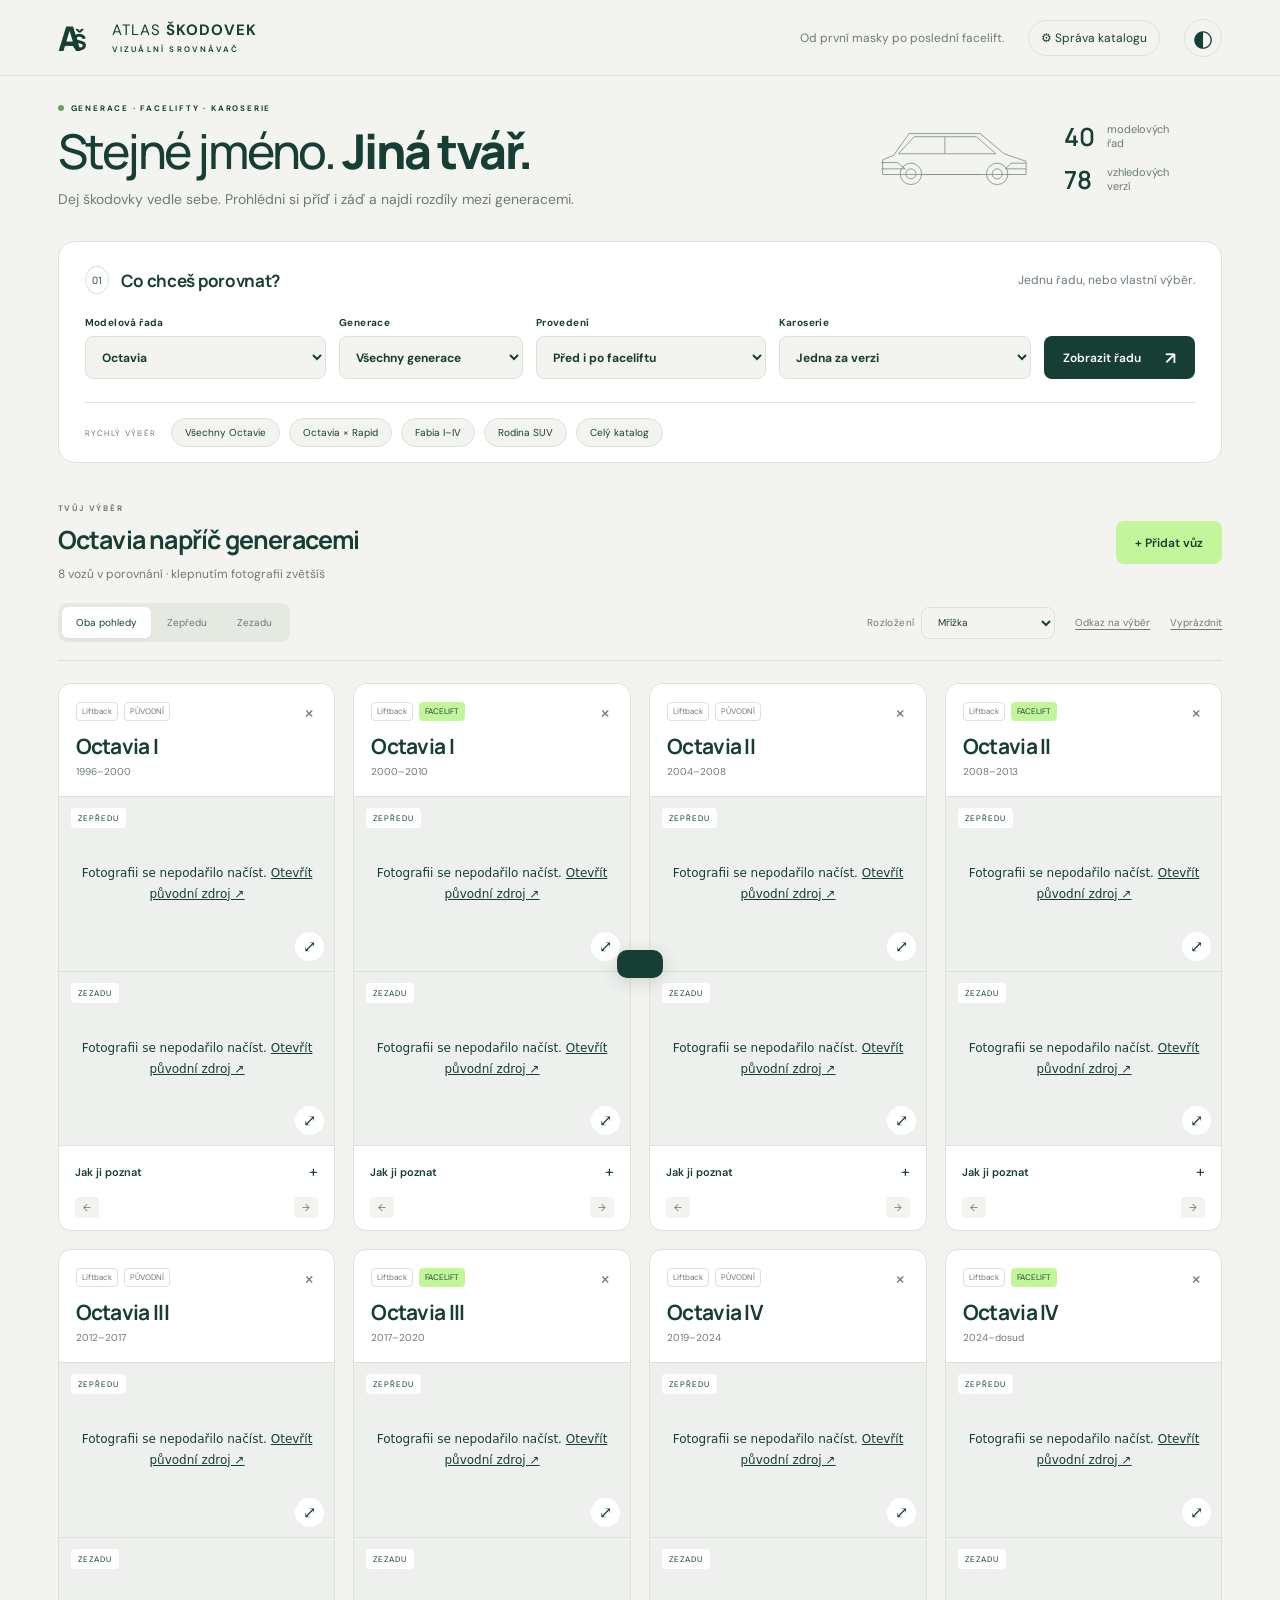
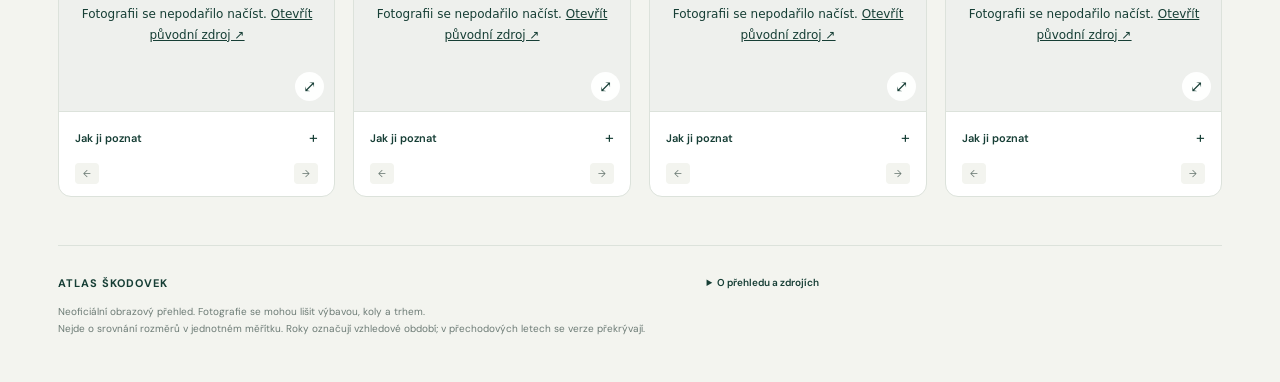
<file: index.html>
<!doctype html>
<html lang="cs"><head><meta charset="utf-8"><meta name="viewport" content="width=device-width,initial-scale=1"><meta name="theme-color" content="#163e35"><meta name="description" content="Porovnejte vzhled škodovek: generace, facelifty a karoserie. Fotografie zepředu a zezadu vedle sebe."><title>Atlas škodovek · Vizuální srovnávač</title><link rel="stylesheet" href="style.css"></head><body>
<header><a aria-label="Atlas škodovek – začátek" class="brand" href="./"><span class="brand-mark">A<span>Š</span></span><span>ATLAS <strong>ŠKODOVEK</strong><small>VIZUÁLNÍ SROVNÁVAČ</small></span></a><span class="header-note">Od první masky po poslední facelift.</span><a class="admin-link" href="admin.html" title="Správa modelů, fotografií a popisků">⚙ Správa katalogu</a><button aria-label="Přepnout světlý a tmavý režim" class="icon" id="theme">◐</button></header>
<main>
<section class="intro"><div><div class="eyebrow"><i></i> GENERACE · FACELIFTY · KAROSERIE</div><h1>Stejné jméno.<br/> <em>Jiná tvář.</em></h1><p>Dej škodovky vedle sebe. Prohlédni si příď i záď<br class="desktop"/> a najdi rozdíly mezi generacemi.</p></div><div class="intro-right"><span aria-hidden="true" class="outline-car"><svg fill="none" viewbox="0 0 270 110"><path d="M20 85V62l18-8 24-34h113l38 32 35 12v21H20Z"></path><path d="m46 51 24-26h99l31 27H46Z"></path><path d="M119 25v27M18 66h26l12 10H18m230-9h-24l-9 9h33M90 85h87"></path><circle cx="65" cy="84" r="17"></circle><circle cx="202" cy="84" r="17"></circle><circle cx="65" cy="84" r="8"></circle><circle cx="202" cy="84" r="8"></circle></svg></span><div><b id="statModels">40</b><span>modelových řad</span><b id="statVariants">78</b><span>vzhledových verzí</span></div></div></section>
<section aria-label="Vybrat modelovou řadu" class="picker"><div class="picker-heading"><span class="section-number">01</span><h2>Co chceš porovnat?</h2><span class="subtle">Jednu řadu, nebo vlastní výběr.</span></div><div class="select-row"><label>Modelová řada<select id="model"><option>Octavia</option><option>Fabia</option><option>Superb</option><option>Rapid</option><option>Rapid Spaceback</option><option>Scala</option><option>Kamiq</option><option>Karoq</option><option>Kodiaq</option><option>Yeti</option><option>Roomster</option><option>Citigo</option><option>Enyaq</option><option>Enyaq Coupé</option><option>Elroq</option><option>Epiq</option><option>Peaq</option><option>Favorit</option><option>Felicia</option><option>100 / 110</option><option>1000 MB</option><option>105 / 120</option><option>110 R</option><option>130 / 135 / 136</option><option>440 / 445 Spartak</option><option>Felicia (1959)</option><option>Felicia Fun</option><option>Forman</option><option>Garde</option><option>Kamiq (Čína)</option><option>Kamiq GT</option><option>Kodiaq GT</option><option>Kushaq</option><option>Kylaq</option><option>Octavia (1959)</option><option>Pick-up</option><option>Praktik</option><option>Rapid (1984)</option><option>Rapid (Indie)</option><option>Slavia</option></select></label><label>Generace<select id="generation"><option value="all">Všechny generace</option><option>I</option><option>II</option><option>III</option><option>IV</option></select></label><label>Provedení<select id="facelift"><option value="all">Před i po faceliftu</option><option value="pre">Před faceliftem / původní</option><option value="post">Po faceliftu</option></select></label><label>Karoserie<select id="body"><option value="representative">Jedna za verzi</option><option value="all">Všechny karoserie</option><option>Liftback</option><option>Kombi</option></select></label><button class="primary" id="showSeries">Zobrazit řadu <span>↗</span></button></div><div class="quick"><span>RYCHLÝ VÝBĚR</span><button data-preset="octavia">Všechny Octavie</button><button data-preset="rapid">Octavia × Rapid</button><button data-preset="fabia">Fabia I–IV</button><button data-preset="suv">Rodina SUV</button><button data-preset="all">Celý katalog</button></div></section>
<section aria-label="Porovnání vozů" class="comparison"><div class="compare-heading"><div><div class="eyebrow">TVŮJ VÝBĚR</div><h2 id="selectionTitle">Fabia napříč generacemi</h2><span class="subtle" id="count">7 vozů v porovnání · klepnutím fotografii zvětšíš</span></div><button class="primary add" id="addCar">+ Přidat vůz</button></div><div class="toolbar"><div class="segments" id="view"><button aria-pressed="true" class="active" data-view="both">Oba pohledy</button><button aria-pressed="false" data-view="front">Zepředu</button><button aria-pressed="false" data-view="rear">Zezadu</button></div><div class="toolbar-end"><label class="layout-label">Rozložení <select id="layout"><option value="grid">Mřížka</option><option value="row">Vedle sebe ↔</option></select></label><button class="text-button" id="share">Odkaz na výběr</button><button class="text-button" id="clear">Vyprázdnit</button></div></div><div class="scroll-hint" hidden="" id="scrollHint">Posouvej vodorovně a porovnávej stejné pohledy. ↔</div><div aria-live="polite" class="cards" id="cards"></div><div class="empty" hidden="" id="empty"><h3>Garáž je zatím prázdná.</h3><p>Přidej první vůz nebo vyber celou modelovou řadu.</p><button class="primary" id="emptyAdd">+ Vybrat vůz</button></div></section>
<footer><div><strong>ATLAS ŠKODOVEK</strong><p>Neoficiální obrazový přehled. Fotografie se mohou lišit výbavou, koly a trhem.<br/>Nejde o srovnání rozměrů v jednotném měřítku. Roky označují vzhledové období; v přechodových letech se verze překrývají.</p></div><details><summary>O přehledu a zdrojích</summary><p>Fotografie jsou vložené v obrazových rámech (iframe). Každá má odkaz na původní soubor, autora a licenci. Popisy jsou stručné orientační poznávací znaky, nikoli úplný seznam změn. Přehled odděluje evropské, historické a vybrané mimoevropské modely. Výbavové řady RS, Scout či Sportline nejsou samostatné generace.</p><p><a href="https://www.skoda-auto.cz/modely/prehled" rel="noopener" target="_blank">Oficiální nabídka Škoda</a> · <a href="https://cdn.skoda-storyboard.com/2024/02/Octavia_Historie_420c1eb7.pdf" rel="noopener" target="_blank">Historie generací Octavia</a> · <a href="https://commons.wikimedia.org/wiki/Category:%C5%A0koda_automobiles" rel="noopener" target="_blank">Wikimedia Commons</a></p><p id="coverage">V katalogu je 95 kombinací generace, vzhledu a karoserie v 40 modelových řadách. Ověřeno 29. 10. 2026. Nejnovější modely bez ověřených fotografií nejsou nahrazovány koncepty.</p></details></footer>
</main>
<dialog id="chooser"><form method="dialog"><div class="dialog-top"><div><div class="eyebrow">VLASTNÍ POROVNÁNÍ</div><h2>Přidej další škodovku.</h2></div><button aria-label="Zavřít výběr" class="icon">×</button></div></form><label class="search-label">Hledat model nebo rok<input autocomplete="off" id="search" placeholder="Třeba Octavia IV, Rapid, 2017…" type="search"/></label><div class="dialog-filters"><label>Oblast<select id="groupFilter"><option value="all">Všechny modely</option><option>Evropa</option><option>Historické</option><option>Mimo Evropu</option></select></label><label>Karoserie<select id="bodyFilter"><option value="all">Všechny karoserie</option><option>Liftback</option><option>Kombi</option><option>Hatchback</option><option>Sedan</option><option>SUV</option><option>MPV</option><option>SUV kupé</option><option>pick-up</option><option>dodávka</option><option>kupé</option><option>tudor</option><option>Roadster</option></select></label></div><div id="choices"></div><div class="dialog-bottom"><span id="choiceCount"></span><button class="primary" id="done">Hotovo</button></div></dialog>
<dialog id="zoom"><form method="dialog"><button aria-label="Zavřít fotografii" class="icon">×</button></form><img alt="" id="zoomImage"/><div id="zoomCaption"></div></dialog>
<div id="toast" role="status"></div>
<script src="app.js" defer></script>
</body></html>
</file>
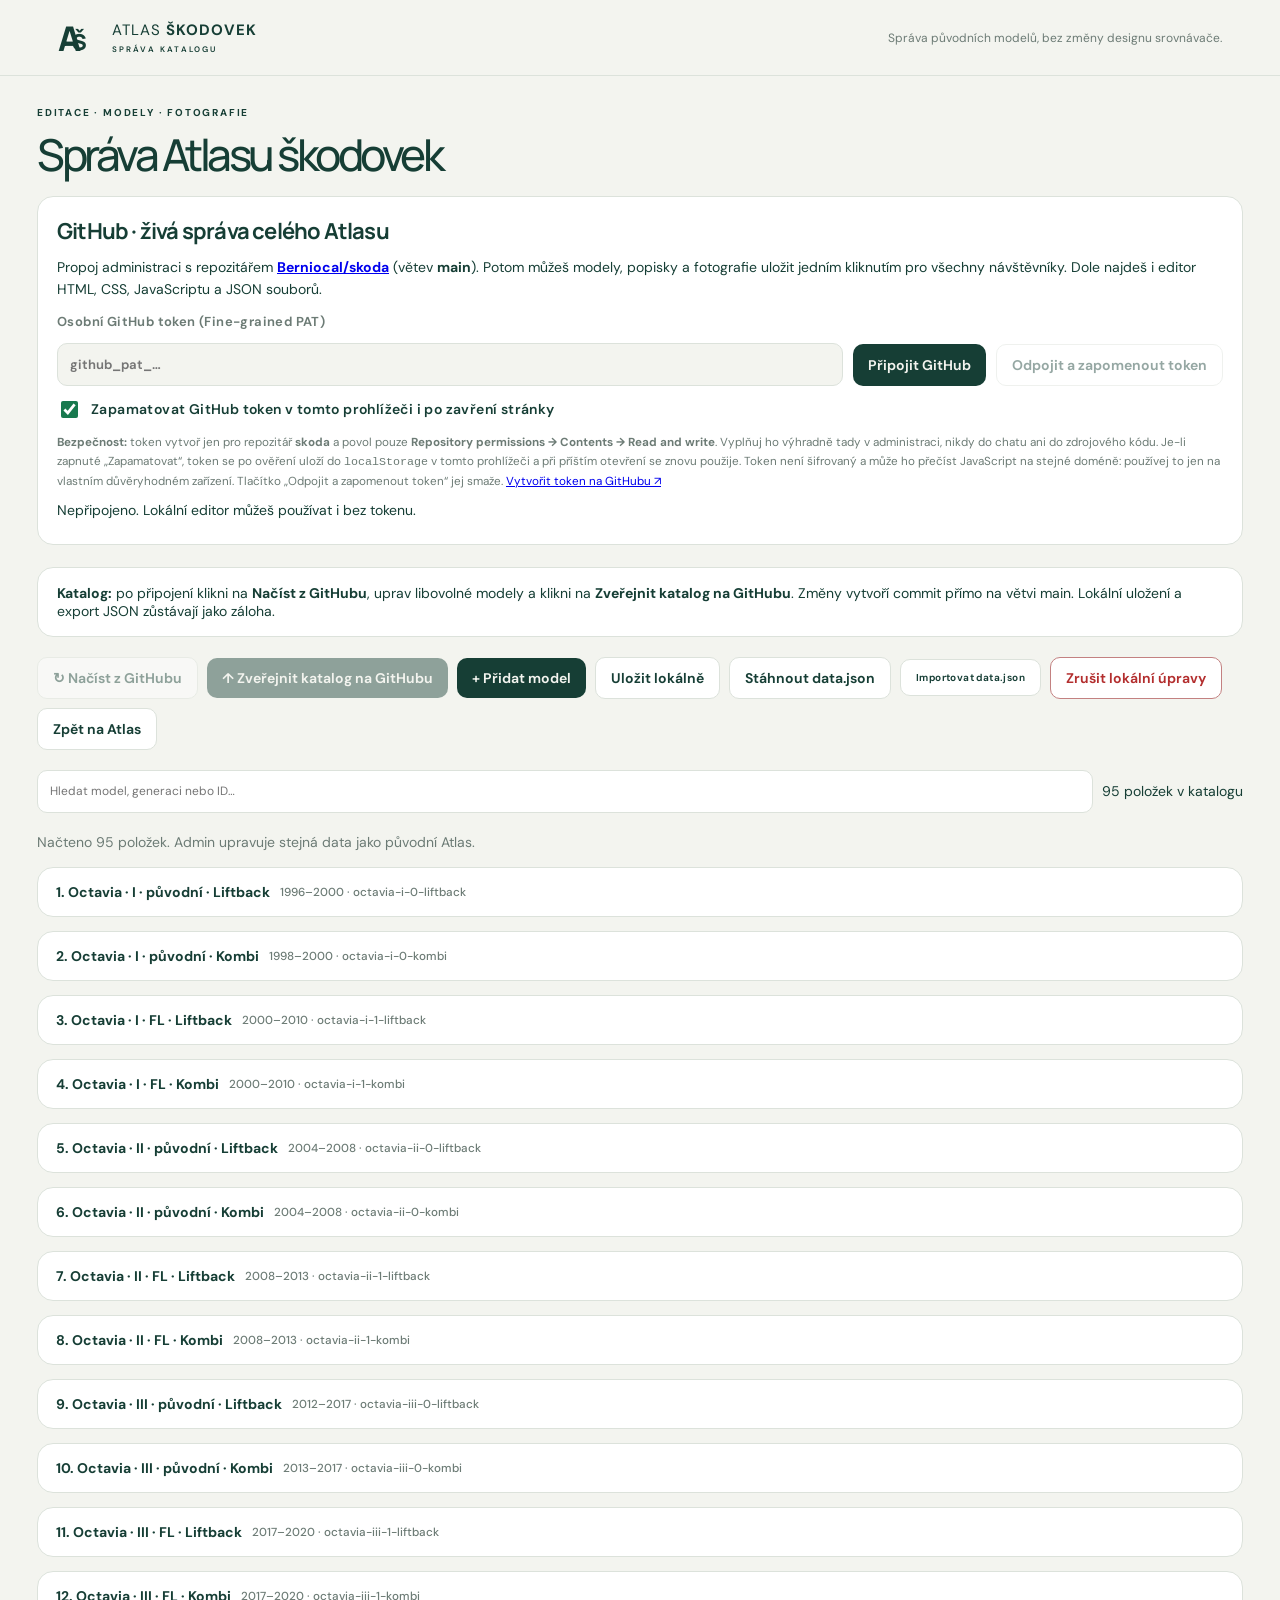
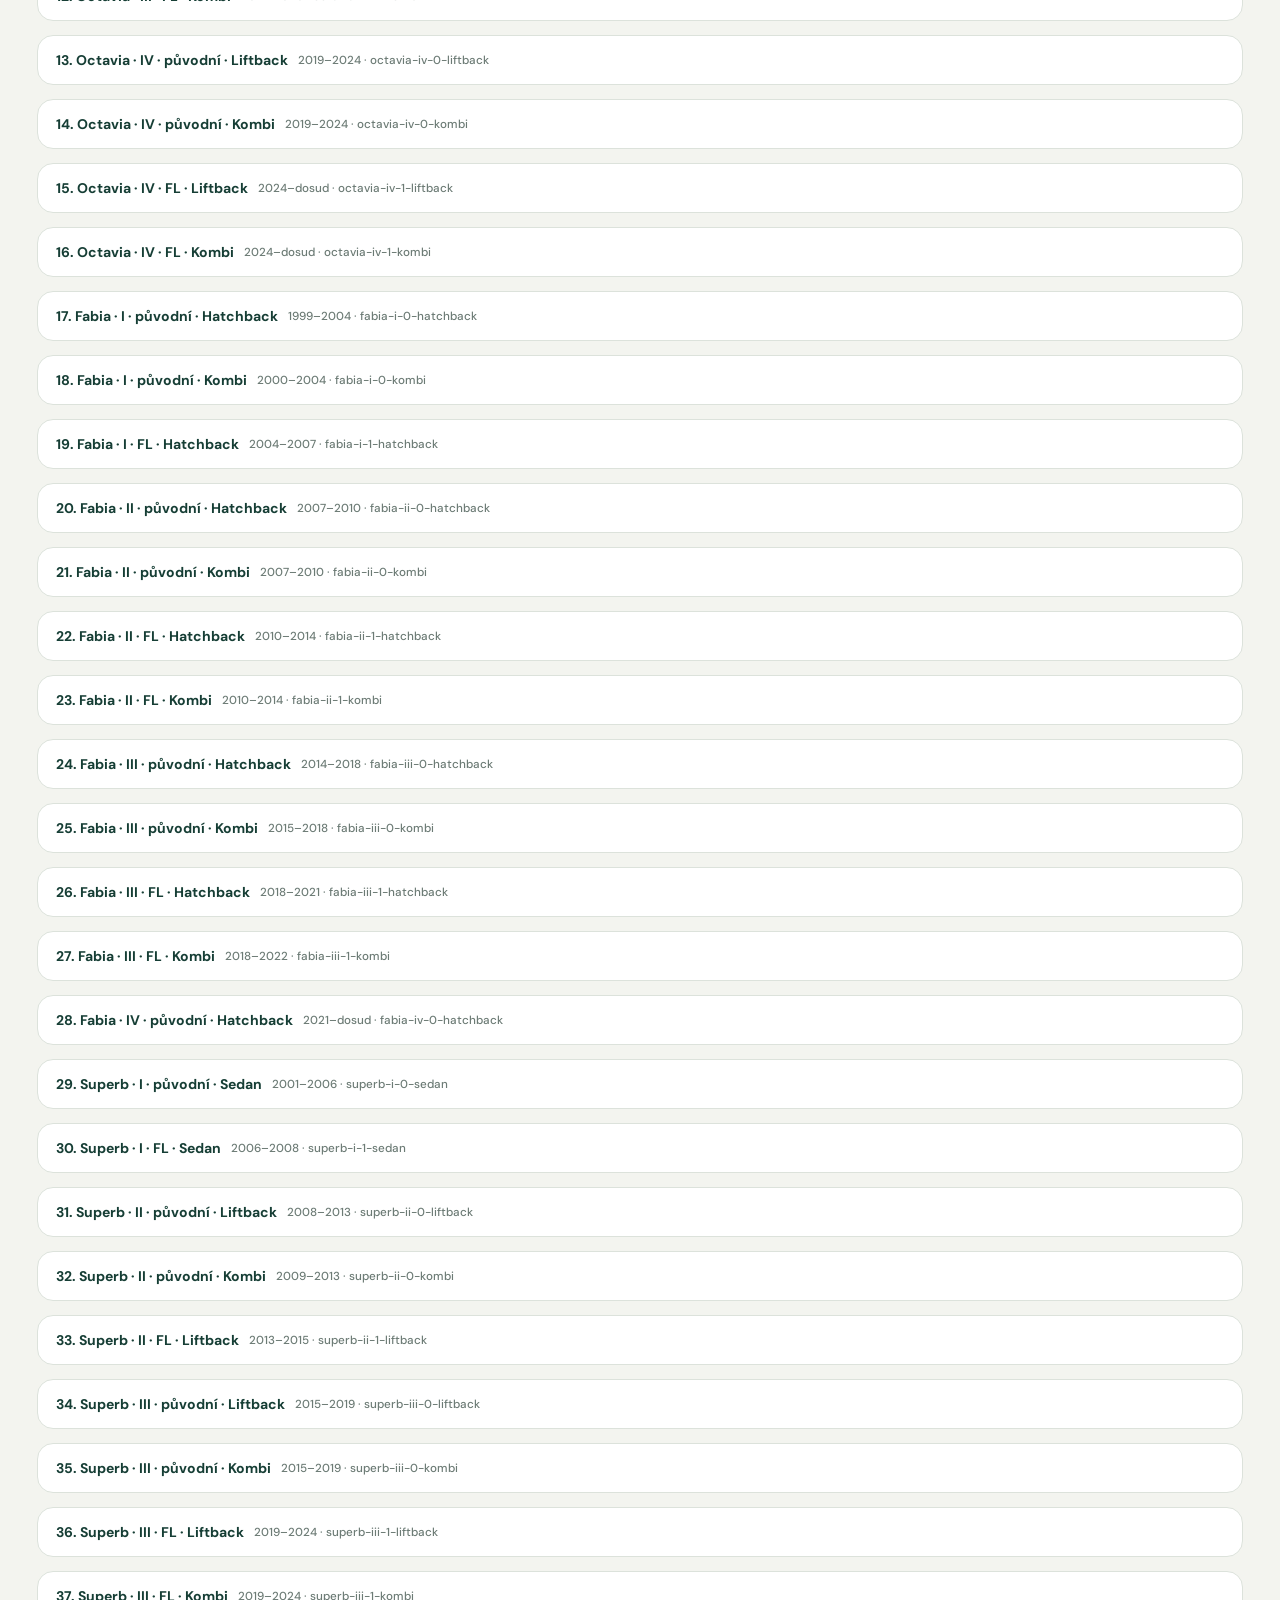
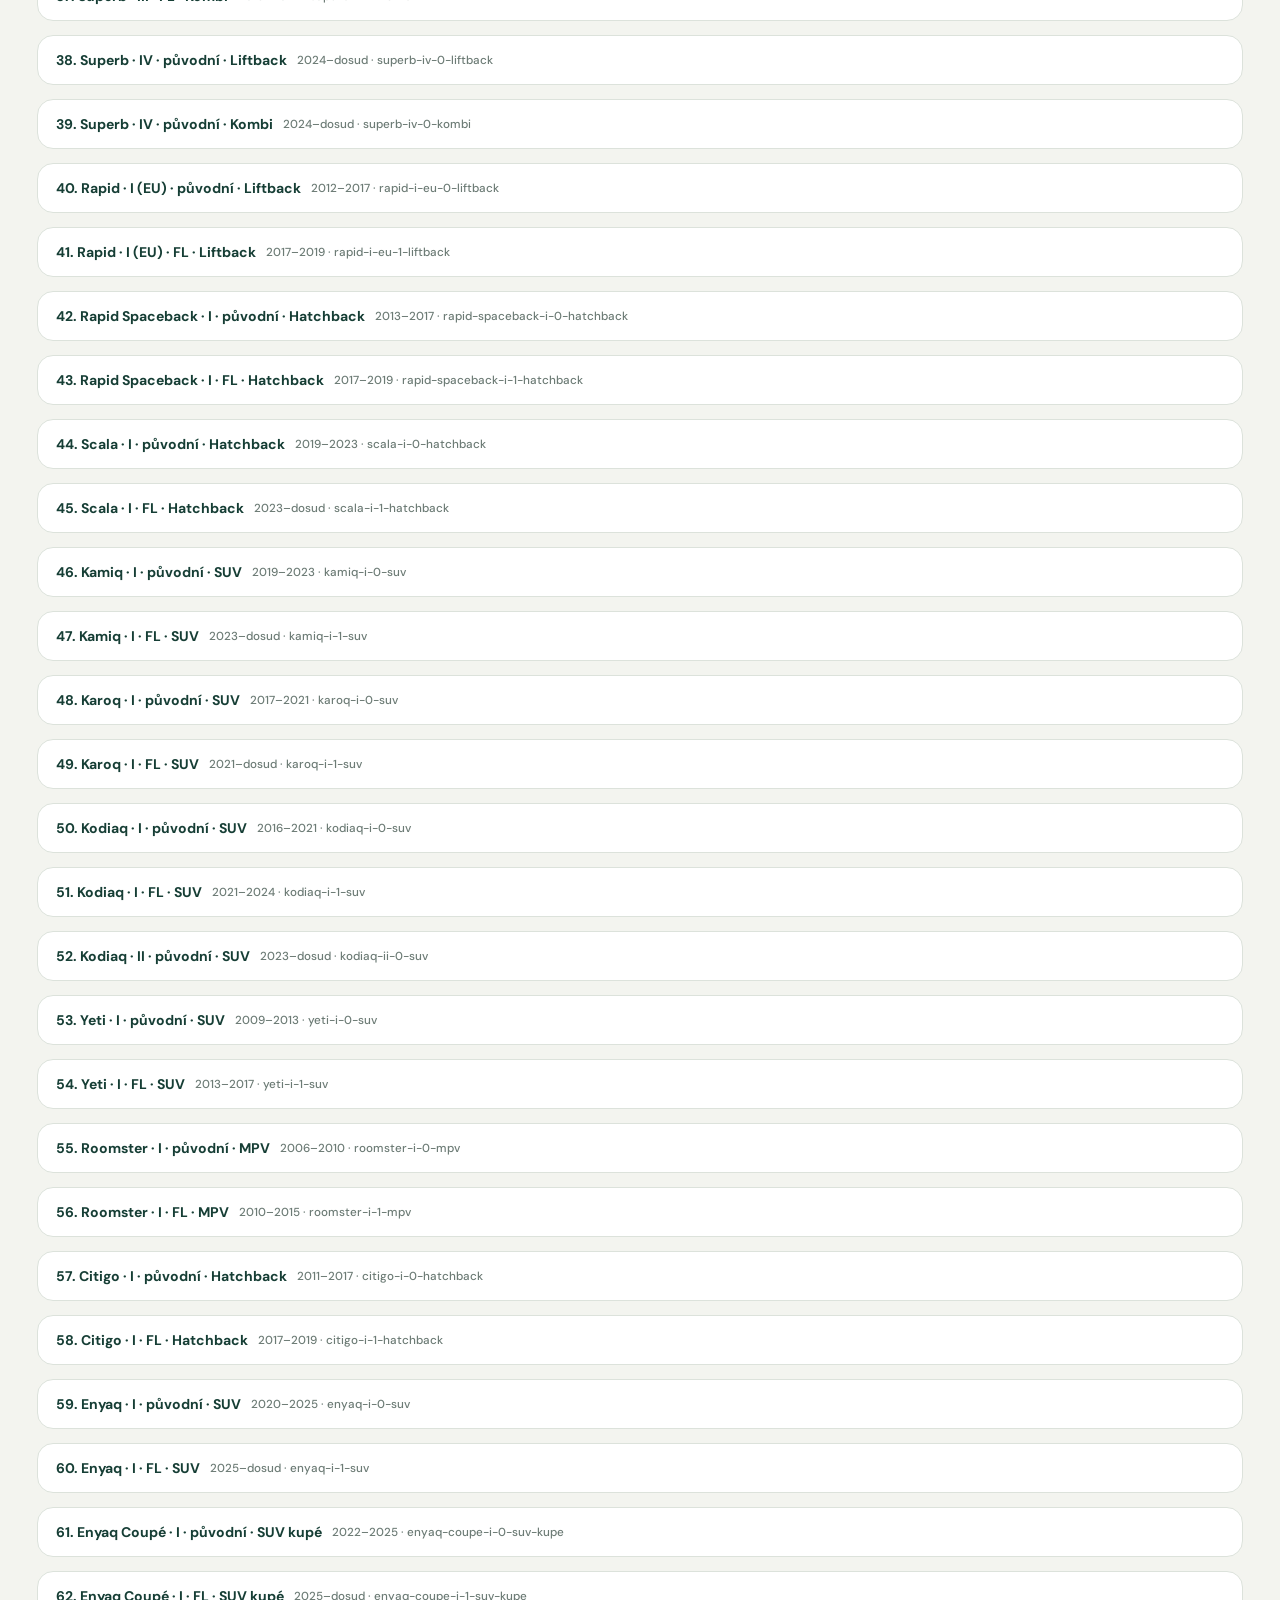
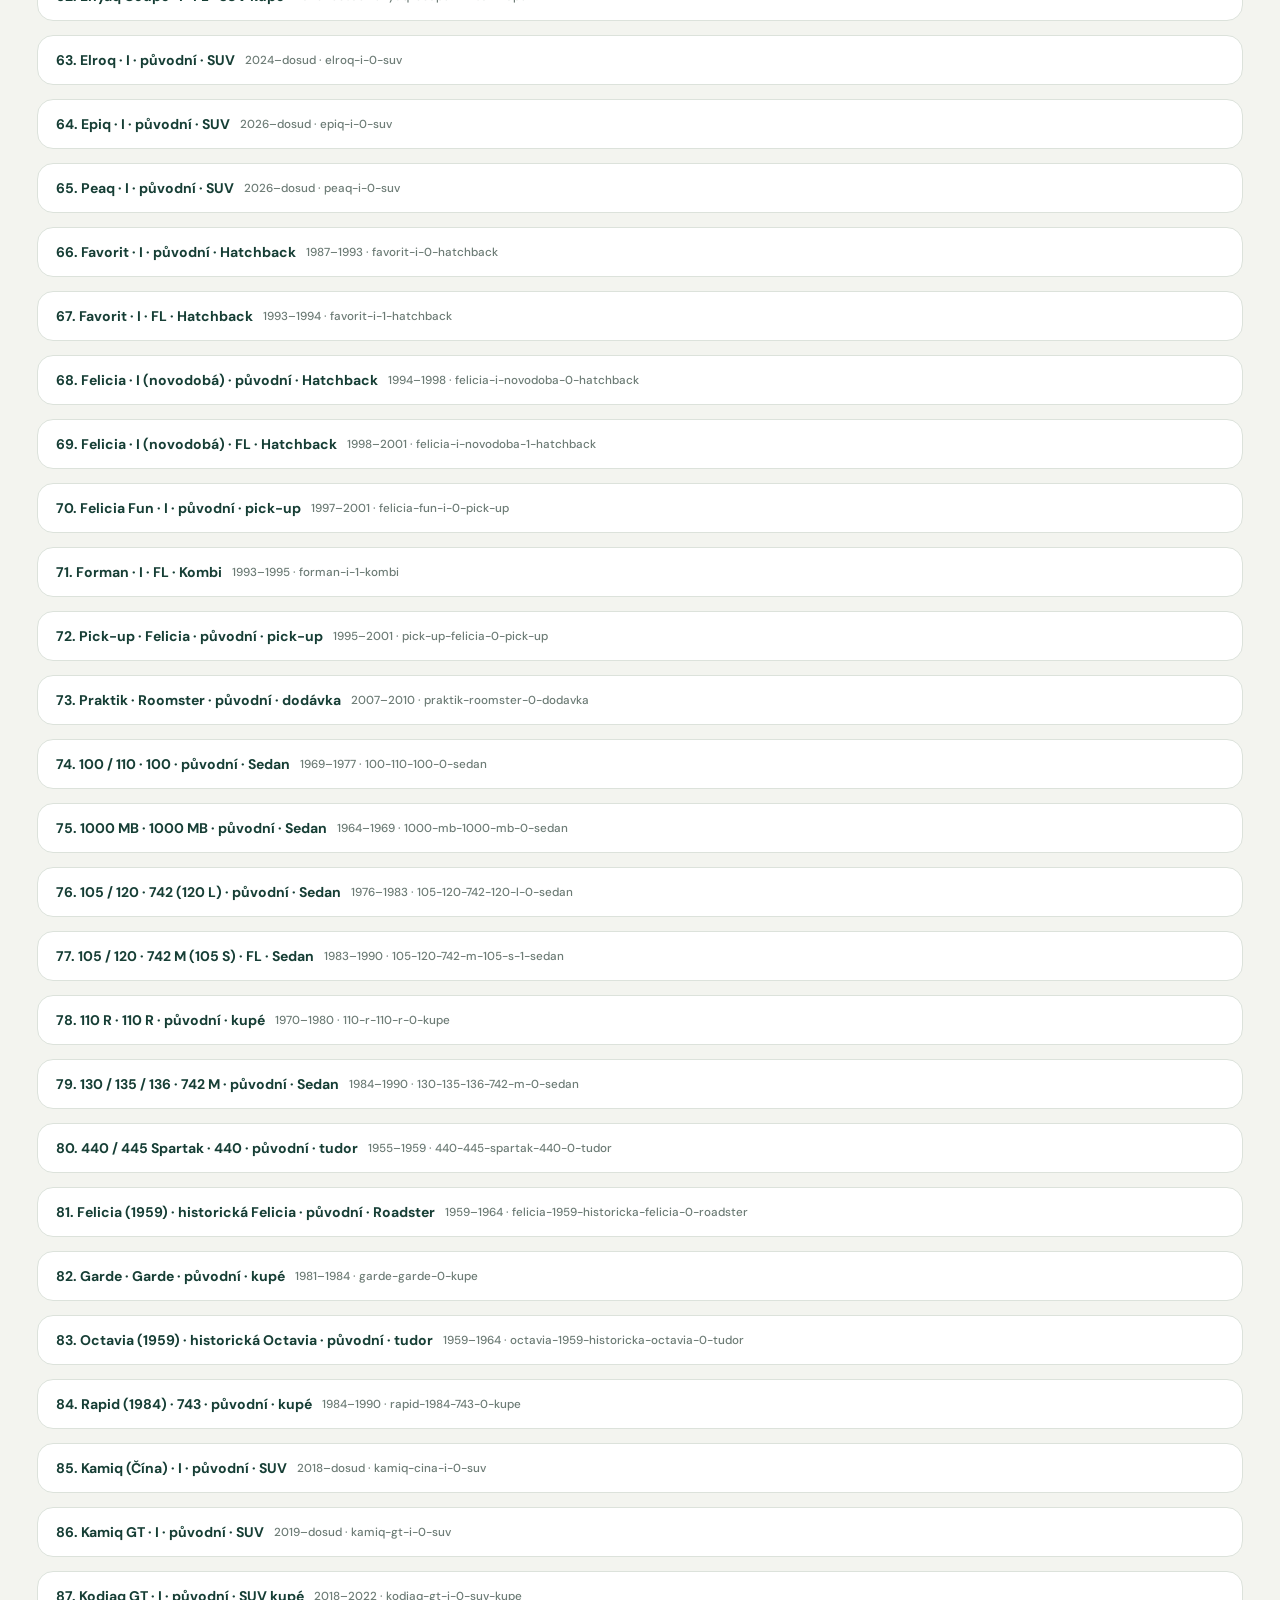
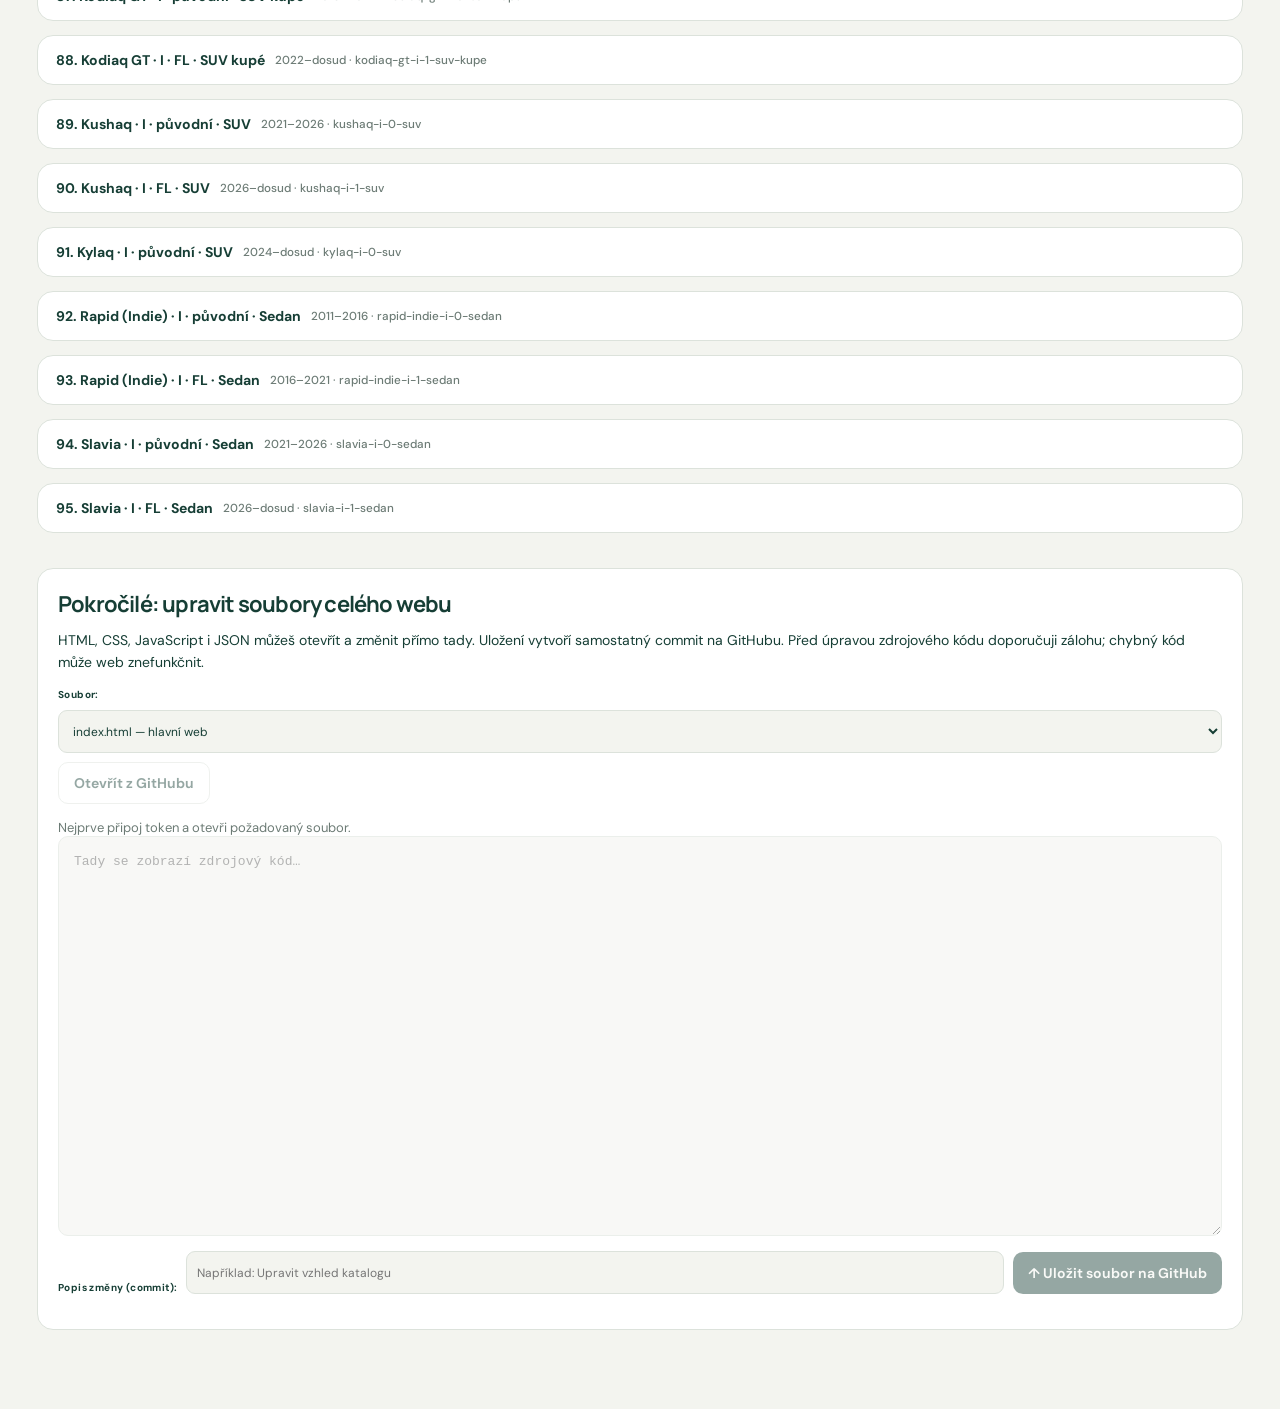
<file: admin.html>
<!doctype html><html lang="cs"><head><meta charset="utf-8"><meta name="viewport" content="width=device-width,initial-scale=1"><meta name="theme-color" content="#163e35"><title>Správa Atlasu škodovek</title><link rel="stylesheet" href="style.css"><style>
.admin{max-width:1250px;margin:30px auto 80px;padding:0 22px}.admin h1{font-size:clamp(25px,4vw,44px);margin:12px 0}.admin p{line-height:1.6}.admin-note{background:var(--panel);padding:16px 19px;border:1px solid var(--line);border-radius:16px;color:var(--ink);margin:20px 0}.admin-toolbar{display:flex;gap:9px;flex-wrap:wrap;align-items:center;margin:20px 0}.admin-btn{padding:11px 15px;border-radius:10px;background:var(--ink);color:var(--bg);font-weight:650}.admin-btn.secondary{background:var(--panel);border:1px solid var(--line);color:var(--ink)}.admin-btn.danger{color:#b32e2e;background:var(--panel);border:1px solid #c38181}.admin-btn:disabled{opacity:.45;cursor:not-allowed}.admin-list{display:grid;gap:14px}.admin-card{border:1px solid var(--line);border-radius:16px;background:var(--panel);padding:15px 18px}.admin-card summary{display:flex;align-items:center;gap:10px;flex-wrap:wrap;cursor:pointer;list-style:none;font-weight:750}.admin-card summary::-webkit-details-marker{display:none}.admin-card summary small{font-weight:500;color:var(--muted)}.admin-fields{display:grid;grid-template-columns:repeat(3,minmax(0,1fr));gap:12px;margin:17px 0}.admin-fields label{font-size:12px;color:var(--muted);font-weight:650}.admin-fields input,.admin-fields textarea,.admin-fields select{display:block;width:100%;margin-top:5px;padding:10px;background:var(--bg);color:var(--ink);border:1px solid var(--line);border-radius:8px}.admin-fields textarea{min-height:95px;resize:vertical}.admin-fields label.wide{grid-column:1/-1}.admin-fields .photo-fields{grid-column:1/-1;display:flex;justify-content:space-between;align-items:center;gap:10px;flex-wrap:wrap;font-size:14px;color:var(--ink);padding-top:12px;border-top:1px solid var(--line)}.wiki-importer{grid-column:1/-1;display:flex;gap:12px;align-items:end;flex-wrap:wrap;padding:12px;background:var(--bg);border:1px dashed var(--line);border-radius:12px}.wiki-importer label{flex:1 1 350px}.wiki-importer input{display:block;width:100%;min-width:0}.wiki-importer button{flex:none;max-width:100%}@media(max-width:650px){.wiki-importer{flex-direction:column;align-items:stretch}.wiki-importer label{flex:auto;width:100%}.wiki-importer button{width:100%}}.wiki-fetch{font-size:13px;padding:8px 12px}.wiki-fetch:disabled{opacity:.5;cursor:not-allowed}.admin-small-actions{display:flex;flex-wrap:wrap;gap:8px}.admin-status{color:var(--muted);margin:10px 0;min-height:24px}.admin-search{min-width:250px;flex:1;padding:12px;border:1px solid var(--line);border-radius:10px;background:var(--panel);color:var(--ink)}@media(max-width:780px){.admin-fields{grid-template-columns:1fr}.admin{padding:0 12px}}

.github-connect{margin:18px 0 22px;padding:19px;border:1px solid var(--line);border-radius:16px;background:var(--panel)}
.github-connect h2,.github-source h2{margin:0 0 10px}
.github-grid{display:grid;grid-template-columns:minmax(180px,1fr) auto auto;gap:10px;align-items:end;margin:12px 0}
.github-grid label{font-size:13px;color:var(--muted);font-weight:650}
.github-grid input{display:block;width:100%;margin-top:6px;padding:12px;border:1px solid var(--line);border-radius:10px;background:var(--bg);color:var(--ink);font:inherit}
.github-connect p,.github-source p{line-height:1.6;margin:8px 0}
.github-connect small{display:block;line-height:1.65;color:var(--muted)}
.github-status{min-height:24px;margin-top:9px;color:var(--ink)}
.github-status.error{color:#ba3535}
.github-source{margin-top:35px;padding:20px;border:1px solid var(--line);border-radius:16px;background:var(--panel)}
.github-source-toolbar{display:flex;gap:9px;flex-wrap:wrap;align-items:end;margin:15px 0}
.github-source select,.github-source input{max-width:100%;min-height:42px;padding:10px;border:1px solid var(--line);border-radius:9px;background:var(--bg);color:var(--ink)}
.github-source textarea{display:block;width:100%;min-height:400px;padding:15px;font:13px/1.5 ui-monospace,SFMono-Regular,Consolas,monospace;resize:vertical;background:var(--bg);color:var(--ink);border:1px solid var(--line);border-radius:10px;tab-size:2}
.github-source textarea:disabled{opacity:.55}
.github-source-meta{font-size:13px;color:var(--muted)}
.github-source .admin-btn,.github-connect .admin-btn{min-height:42px}.github-remember{display:flex;gap:10px;align-items:center;font-weight:600;color:var(--ink);margin:8px 0 12px;font-size:14px;cursor:pointer}.github-remember input{width:17px;height:17px;flex:none;accent-color:var(--accent,#18794e)}
@media(max-width:720px){.github-grid{grid-template-columns:1fr}.github-grid button{width:100%}.github-source textarea{min-height:310px}}
</style></head><body>
<header><a class="brand" href="./"><span class="brand-mark">A<span>Š</span></span><span>ATLAS <strong>ŠKODOVEK</strong><small>SPRÁVA KATALOGU</small></span></a><span class="header-note">Správa původních modelů, bez změny designu srovnávače.</span></header>
<main class="admin"><div class="eyebrow">EDITACE · MODELY · FOTOGRAFIE</div><h1>Správa Atlasu škodovek</h1>
<section class="github-connect" aria-labelledby="github-heading">
<h2 id="github-heading">GitHub · živá správa celého Atlasu</h2>
<p>Propoj administraci s repozitářem <a href="https://github.com/Berniocal/skoda" target="_blank" rel="noopener noreferrer"><b>Berniocal/skoda</b></a> (větev <b>main</b>). Potom můžeš modely, popisky a fotografie uložit jedním kliknutím pro všechny návštěvníky. Dole najdeš i editor HTML, CSS, JavaScriptu a JSON souborů.</p>
<div class="github-grid">
<label for="ghToken">Osobní GitHub token (Fine-grained PAT)
<input id="ghToken" type="password" placeholder="github_pat_…" autocomplete="off" spellcheck="false" autocapitalize="off" aria-describedby="ghHelp"></label>
<button id="connectGithub" class="admin-btn" type="button">Připojit GitHub</button>
<button id="disconnectGithub" class="admin-btn secondary" type="button" disabled>Odpojit a zapomenout token</button>
</div>
<label class="github-remember"><input id="ghRemember" type="checkbox" checked> Zapamatovat GitHub token v tomto prohlížeči i po zavření stránky</label>
<small id="ghHelp"><b>Bezpečnost:</b> token vytvoř jen pro repozitář <b>skoda</b> a povol pouze <b>Repository permissions → Contents → Read and write</b>. Vyplňuj ho výhradně tady v administraci, nikdy do chatu ani do zdrojového kódu. Je-li zapnuté „Zapamatovat“, token se po ověření uloží do <code>localStorage</code> v tomto prohlížeči a při příštím otevření se znovu použije. Token není šifrovaný a může ho přečíst JavaScript na stejné doméně: používej to jen na vlastním důvěryhodném zařízení. Tlačítko „Odpojit a zapomenout token“ jej smaže. <a href="https://github.com/settings/personal-access-tokens/new?name=Skoda-Atlas-Admin&amp;target_name=Berniocal&amp;contents=write" target="_blank" rel="noopener noreferrer">Vytvořit token na GitHubu ↗</a></small>
<div id="ghStatus" class="github-status" role="status" aria-live="polite">Nepřipojeno. Lokální editor můžeš používat i bez tokenu.</div>
</section>
<div class="admin-note"><b>Katalog:</b> po připojení klikni na <b>Načíst z GitHubu</b>, uprav libovolné modely a klikni na <b>Zveřejnit katalog na GitHubu</b>. Změny vytvoří commit přímo na větvi main. Lokální uložení a export JSON zůstávají jako záloha.</div>
<div class="admin-toolbar"><button id="reloadGithub" class="admin-btn secondary" disabled>↻ Načíst z GitHubu</button><button id="publishGithub" class="admin-btn" disabled>↑ Zveřejnit katalog na GitHubu</button><button id="add" class="admin-btn">+ Přidat model</button><button id="save" class="admin-btn secondary">Uložit lokálně</button><button id="download" class="admin-btn secondary">Stáhnout data.json</button><label class="admin-btn secondary" style="cursor:pointer">Importovat data.json <input type="file" id="file" accept=".json,application/json" hidden></label><button id="reset" class="admin-btn danger">Zrušit lokální úpravy</button><a href="./" class="admin-btn secondary" style="text-decoration:none">Zpět na Atlas</a></div>
<div class="admin-toolbar"><input id="searchAdmin" class="admin-search" placeholder="Hledat model, generaci nebo ID…"><span id="total"></span></div><div class="admin-status" id="status" role="status"></div><div id="records" class="admin-list"></div>
<section class="github-source" aria-labelledby="sourceTitle">
<h2 id="sourceTitle">Pokročilé: upravit soubory celého webu</h2>
<p>HTML, CSS, JavaScript i JSON můžeš otevřít a změnit přímo tady. Uložení vytvoří samostatný commit na GitHubu. Před úpravou zdrojového kódu doporučuji zálohu; chybný kód může web znefunkčnit.</p>
<div class="github-source-toolbar">
<label for="ghFileName">Soubor:</label>
<select id="ghFileName"><option value="index.html">index.html — hlavní web</option><option value="style.css">style.css — vzhled</option><option value="app.js">app.js — funkce srovnávače</option><option value="data.json">data.json — kompletní surová data</option><option value="admin.html">admin.html — administrace</option><option value="admin.js">admin.js — funkce administrace</option><option value="photo.html">photo.html — fotografie</option><option value="README.md">README.md — popis projektu</option></select>
<button id="ghReadFile" class="admin-btn secondary" disabled>Otevřít z GitHubu</button>
</div>
<div class="github-source-meta" id="ghFileStatus">Nejprve připoj token a otevři požadovaný soubor.</div>
<textarea id="ghSourceText" aria-label="Zdrojový kód vybraného souboru" placeholder="Tady se zobrazí zdrojový kód…" disabled spellcheck="false"></textarea>
<div class="github-source-toolbar">
<label for="ghCommitMessage">Popis změny (commit):</label>
<input id="ghCommitMessage" type="text" placeholder="Například: Upravit vzhled katalogu" style="flex:1;min-width:220px">
<button id="ghSaveFile" class="admin-btn" disabled>↑ Uložit soubor na GitHub</button>
</div>
</section>
</main><script src="admin.js" defer></script></body></html>
</file>
<file: style.css>
@import url('https://fonts.googleapis.com/css2?family=DM+Sans:wght@400;500;600;700&family=Manrope:wght@400;500;600;700;800&display=swap');
:root{--bg:#f3f4ef;--panel:#fff;--ink:#163e35;--muted:#6c7b75;--line:#dce2db;--green:#c3f69b;--photo:#eef0ed;--radius:16px;color-scheme:light}*{box-sizing:border-box}body{margin:0;background:var(--bg);color:var(--ink);font:14px 'DM Sans',sans-serif}body.dark{--bg:#13241f;--panel:#1d332b;--ink:#e5f2e6;--muted:#b2c4b8;--line:#3b5246;--photo:#13241f;color-scheme:dark}button,input,select{font:inherit}button,a,summary,select{touch-action:manipulation}button{cursor:pointer}button:focus-visible,a:focus-visible,select:focus-visible,input:focus-visible,summary:focus-visible{outline:3px solid #6cbf79;outline-offset:3px}button{border:0}header{height:94px;display:flex;align-items:center;gap:24px;border-bottom:1px solid var(--line);padding:0 4.5vw;max-width:1800px;margin:auto}.brand{text-decoration:none;color:var(--ink);display:flex;align-items:center;gap:13px;font-size:15px;letter-spacing:1px;line-height:1.4}.brand small{display:block;font-size:8px;letter-spacing:2.2px;font-weight:600;margin-top:3px}.brand-mark{font-family:Manrope,sans-serif;display:inline-flex;position:relative;font-size:34px;line-height:1;width:41px;letter-spacing:-9px;align-items:center;font-weight:800}.brand-mark span{font-size:22px;padding-top:8px}.header-note{margin-left:auto;color:var(--muted);font-size:12px}.icon{border:1px solid var(--line);background:transparent;color:var(--ink);width:38px;height:38px;border-radius:50%;font-size:23px;display:inline-grid;place-items:center;flex:none}main{max-width:1800px;margin:auto;padding:0 4.5vw}.intro{padding:57px 0 44px;display:flex;align-items:center;justify-content:space-between;gap:30px}.eyebrow{font-size:10px;font-weight:700;letter-spacing:1.8px;display:flex;align-items:center;gap:7px}.eyebrow i{width:6px;height:6px;background:#65a458;border-radius:50%}h1{font-family:Manrope,sans-serif;font-size:clamp(42px,4.4vw,70px);line-height:1.07;letter-spacing:-3.5px;font-weight:500;margin:22px 0 19px}h1 em{font-style:normal;font-weight:800}.intro p{font-size:14px;color:var(--muted);line-height:1.7;margin:0}.intro-right{padding-right:35px;display:flex;gap:40px;align-items:center}.outline-car{display:block;width:clamp(160px,20vw,300px);opacity:.55}.outline-car svg{stroke:var(--ink);stroke-width:1.3}.intro-right>div{display:grid;grid-template-columns:auto auto;gap:8px 12px;align-items:center}.intro-right b{font-family:Manrope,sans-serif;font-size:25px;font-weight:600}.intro-right span:not(.outline-car){font-size:11px;color:var(--muted);max-width:80px}.picker{background:var(--panel);border:1px solid var(--line);padding:24px 26px 0;border-radius:var(--radius)}.picker-heading{display:flex;align-items:center;gap:12px;margin-bottom:22px}h2{font-family:Manrope,sans-serif;font-size:22px;letter-spacing:-.8px;margin:0;font-weight:700}.picker h2{font-size:17px;letter-spacing:-.3px}.section-number{font:10px Manrope,sans-serif;border:1px solid var(--line);border-radius:50%;padding:6px}.subtle{color:var(--muted);font-size:12px}.picker-heading .subtle{margin-left:auto}.select-row{display:grid;grid-template-columns:1.05fr .8fr 1fr 1.1fr auto;align-items:end;gap:13px}label{display:grid;gap:7px;font-size:10px;font-weight:700;letter-spacing:.4px}select,input{width:100%;background:var(--bg);color:var(--ink);border:1px solid var(--line);border-radius:8px;height:43px;padding:0 12px;font-size:12px;letter-spacing:0;min-width:0}.primary{background:var(--ink);color:var(--panel);border-radius:8px;font-size:12px;font-weight:600;min-height:43px;padding:0 19px;display:inline-flex;align-items:center;justify-content:center;gap:24px}body.dark .primary{background:var(--green);color:#163e35}.primary:hover{filter:brightness(1.18)}.primary span{font-size:17px}.quick{display:flex;align-items:center;gap:9px;border-top:1px solid var(--line);margin-top:23px;padding:15px 0;flex-wrap:wrap}.quick>span{font-size:8px;letter-spacing:1.3px;color:var(--muted);margin-right:6px}.quick button{background:var(--bg);color:var(--ink);border:1px solid var(--line);font-size:10px;border-radius:20px;padding:7px 13px}.quick button:hover{background:var(--green);color:#163e35}.comparison{padding-top:40px}.compare-heading{display:flex;align-items:center;justify-content:space-between;gap:15px;margin-bottom:21px}.compare-heading h2{margin:9px 0 7px;font-size:25px}.compare-heading .eyebrow{color:var(--muted);font-size:8px}.add{background:var(--green);color:#163e35;gap:8px}.toolbar{display:flex;align-items:center;justify-content:space-between;gap:12px;border-bottom:1px solid var(--line);padding:0 0 18px;margin-bottom:22px}.segments{display:flex;background:#e5e9e1;border-radius:9px;padding:4px;gap:2px}body.dark .segments{background:var(--panel)}.segments button{padding:9px 14px;font-size:10px;color:var(--muted);border-radius:6px;background:transparent}.segments button.active{background:var(--panel);color:var(--ink);box-shadow:0 2px 4px #0000000a}.toolbar-end{display:flex;align-items:center;gap:20px}.layout-label{display:flex;align-items:center;gap:7px;white-space:nowrap;color:var(--muted);font-size:10px;font-weight:400}.layout-label select{width:134px;height:32px;font-size:10px;background:transparent}.text-button{color:var(--muted);font-size:10px;text-decoration:underline;text-underline-offset:3px;background:transparent;padding:8px 0}.cards{display:grid;grid-template-columns:repeat(4,minmax(0,1fr));gap:18px;align-items:start}.cards.row{display:flex;overflow-x:auto;padding:0 0 20px;scroll-snap-type:x proximity;align-items:stretch}.cards.row .card{flex:0 0 min(39vw,480px);scroll-snap-align:start}.card{background:var(--panel);border:1px solid var(--line);border-radius:13px;overflow:hidden;min-width:0}.card-head{padding:18px 17px 14px;min-height:112px;position:relative}.card-topline{display:flex;gap:6px;align-items:center;padding-right:23px}.badge{color:var(--muted);font-size:8px;border:1px solid var(--line);border-radius:4px;padding:3px 5px;line-height:1.4}.badge.fl{background:var(--green);color:#234232;border-color:transparent}.card h3{font-family:Manrope,sans-serif;font-size:21px;letter-spacing:-.7px;margin:11px 0 5px;font-weight:700}.card-sub{color:var(--muted);font-size:10px}.remove{position:absolute;right:12px;top:15px;border:0;background:transparent;color:var(--muted);font-size:19px;line-height:1;width:27px;height:27px;border-radius:50%}.remove:hover{background:var(--bg)}.photo{position:relative;background:var(--photo);border-top:1px solid var(--line);aspect-ratio:1.58}.photo iframe{display:block;width:100%;height:100%;border:0;background:var(--photo)}.photo-label{position:absolute;left:12px;top:11px;z-index:1;font-size:8px;color:#163e35;background:#fffffff0;border-radius:4px;padding:5px 7px;letter-spacing:1px;pointer-events:none}.expand{position:absolute;bottom:10px;right:10px;width:29px;height:29px;border-radius:50%;background:#fffffff0;color:#163e35;font-size:16px;display:grid;place-items:center}.card details{border-top:1px solid var(--line);padding:0 16px}.card summary{font-size:11px;font-weight:600;padding:15px 0;cursor:pointer;list-style:none;display:flex;align-items:center;justify-content:space-between}.card summary:after{content:'+';font-size:16px;font-weight:400}.card details[open] summary:after{content:'−'}.card details p{color:var(--muted);font-size:11px;line-height:1.75;margin:0 0 14px}.credits{font-size:9px;color:var(--muted);line-height:1.7;padding:0 0 14px}.credits a{color:var(--muted)}.card-actions{padding:0 16px 12px;display:flex;justify-content:space-between}.card-actions button{background:var(--bg);border-radius:4px;color:var(--muted);padding:4px 8px;font-size:10px}.scroll-hint{font-size:11px;color:var(--muted);margin:-5px 0 15px}.empty{padding:60px 20px;text-align:center;border:1px dashed var(--line);border-radius:var(--radius)}.empty h3{font-size:22px}.empty p{color:var(--muted)}footer{margin-top:48px;border-top:1px solid var(--line);padding:28px 0 35px;display:grid;grid-template-columns:1.2fr 1fr;gap:30px;font-size:10px;color:var(--muted);line-height:1.7}footer strong{font-size:11px;color:var(--ink);letter-spacing:1px}footer summary{cursor:pointer;font-weight:600;color:var(--ink)}footer a{color:inherit}dialog{border:1px solid var(--line);background:var(--panel);color:var(--ink);border-radius:20px;padding:26px;max-width:800px;width:calc(100% - 30px);max-height:88vh}dialog::backdrop{background:#09271dd0;backdrop-filter:blur(5px)}.dialog-top{display:flex;justify-content:space-between;align-items:center;gap:15px}.dialog-top h2{margin:9px 0 20px;font-size:26px}.dialog-top .eyebrow{font-size:8px}.search-label{margin-top:9px}.search-label input{font-size:14px;height:46px}.dialog-filters{display:flex;gap:12px;margin:14px 0}.dialog-filters label{flex:1}#choices{max-height:45vh;overflow:auto;margin:15px -8px 0;padding:0 8px}.choice{display:flex;align-items:center;gap:12px;border-top:1px solid var(--line);padding:12px 0}.choice-main{flex:1}.choice h3{font-size:14px;margin:0 0 4px}.choice p{font-size:11px;color:var(--muted);margin:0}.choice button{border:1px solid var(--line);background:var(--bg);color:var(--ink);border-radius:7px;font-size:11px;min-width:78px;padding:9px}.choice button.selected{background:var(--green);color:#163e35;border-color:transparent}.dialog-bottom{border-top:1px solid var(--line);margin-top:15px;padding-top:17px;display:flex;justify-content:space-between;align-items:center}.dialog-bottom span{font-size:11px;color:var(--muted)}#zoom{max-width:1200px;padding:12px}#zoom form{position:absolute;right:20px;top:20px}#zoom .icon{background:var(--panel)}#zoom img{width:100%;max-height:72vh;object-fit:contain;border-radius:12px;background:#e8ebe5}#zoomCaption{font-size:12px;padding:14px;line-height:1.7}#zoomCaption a{color:var(--muted)}#toast{position:fixed;bottom:22px;left:50%;transform:translateX(-50%) translateY(100px);background:var(--ink);color:var(--panel);padding:14px 23px;border-radius:10px;z-index:100;font-size:12px;transition:transform .2s;box-shadow:0 4px 20px #0002;max-width:90vw}#toast.show{transform:translateX(-50%) translateY(0)}[hidden]{display:none!important}
@media(min-width:1550px){.photo{aspect-ratio:1.6}.card h3{font-size:24px}}
@media(max-width:1150px){.intro-right{gap:15px;padding:0}.cards{grid-template-columns:repeat(3,minmax(0,1fr))}.select-row{grid-template-columns:1fr 1fr 1fr}.select-row label:nth-child(4){grid-column:1/3}.toolbar-end{gap:12px}.picker-heading .subtle{display:none}}
@media(max-width:760px){header{height:76px;padding:0 20px}.header-note{display:none}header>.icon{margin-left:auto}.brand{font-size:13px}main{padding:0 20px}.intro{padding:35px 0 29px;gap:15px;align-items:flex-end}.intro .eyebrow{font-size:7px;letter-spacing:1px}h1{font-size:45px;letter-spacing:-2.5px;margin-top:18px}.intro p{font-size:12px}.intro-right{display:none}.picker{padding:18px 17px 0}.picker-heading{margin-bottom:16px;gap:9px}.select-row{grid-template-columns:1fr 1fr;gap:13px 10px}.select-row label:nth-child(4){grid-column:auto}.select-row .primary{grid-column:1/-1}.quick{gap:6px;margin-top:17px;padding-top:13px}.quick>span{width:100%;margin-bottom:2px}.quick button{font-size:9px;padding:7px 9px}.comparison{padding-top:29px}.compare-heading h2{font-size:21px}.compare-heading{align-items:flex-start}.compare-heading .primary{padding:0 12px;min-height:37px;font-size:11px;white-space:nowrap}.toolbar{flex-wrap:wrap;padding-bottom:13px;gap:10px}.toolbar-end{width:100%;justify-content:space-between}.layout-label{font-size:9px}.layout-label select{font-size:10px;width:125px}.segments{width:100%;justify-content:center}.segments button{flex:1;font-size:11px}.cards{grid-template-columns:repeat(2,minmax(0,1fr));gap:10px}.card-head{padding:13px 12px;min-height:112px}.card h3{font-size:19px;margin-top:10px}.card-topline{flex-wrap:wrap;gap:4px}.card-sub{font-size:9px}.badge{font-size:7px;padding:2px 4px}.photo{aspect-ratio:1.35}.photo-label{top:7px;left:7px;font-size:7px;padding:4px 5px}.expand{width:24px;height:24px;right:6px;bottom:6px;font-size:14px}.card summary{font-size:10px;padding:12px 0}.card details{padding:0 11px}.card details p{font-size:10px}.card-actions{padding:0 11px 10px}.cards.row{margin-right:-20px;padding-right:20px}.cards.row .card{flex-basis:80vw;max-width:440px}.cards.row .photo{aspect-ratio:1.6}.cards.row .card-head{min-height:104px}.cards.row .card h3{font-size:25px}footer{grid-template-columns:1fr;gap:15px;margin-top:30px;padding-top:23px}.desktop{display:none}dialog{padding:20px}.dialog-top h2{font-size:22px}.dialog-top .eyebrow{font-size:7px}.choice h3{font-size:12px}.choice p{font-size:10px}.dialog-filters{margin-bottom:10px}}
@media(prefers-reduced-motion:reduce){*{scroll-behavior:auto!important;transition:none!important}}

/* Keep the photographs close to the controls. */
@media(min-width:761px){header{height:76px}.intro{padding:27px 0 29px}.intro h1{font-size:48px;letter-spacing:-2.5px;margin:12px 0}.intro h1 br{display:none}.intro p br{display:none}.intro-right .outline-car{width:170px}.intro-right{gap:24px}.intro .eyebrow{font-size:8px}}

@media(max-width:760px){.intro{padding:21px 0 25px}.intro h1{font-size:34px;letter-spacing:-1.8px;margin:13px 0}.intro p{font-size:11px}}

/* Nenápadný odkaz do administrace – stávající design Atlasu zůstává. */
.admin-link{font-size:12px;color:var(--ink);text-decoration:none;border:1px solid var(--line);border-radius:99px;padding:9px 12px;white-space:nowrap}.admin-link:hover{background:var(--panel);text-decoration:underline}@media(max-width:540px){.admin-link{font-size:11px;padding:7px 9px}}
</file>
